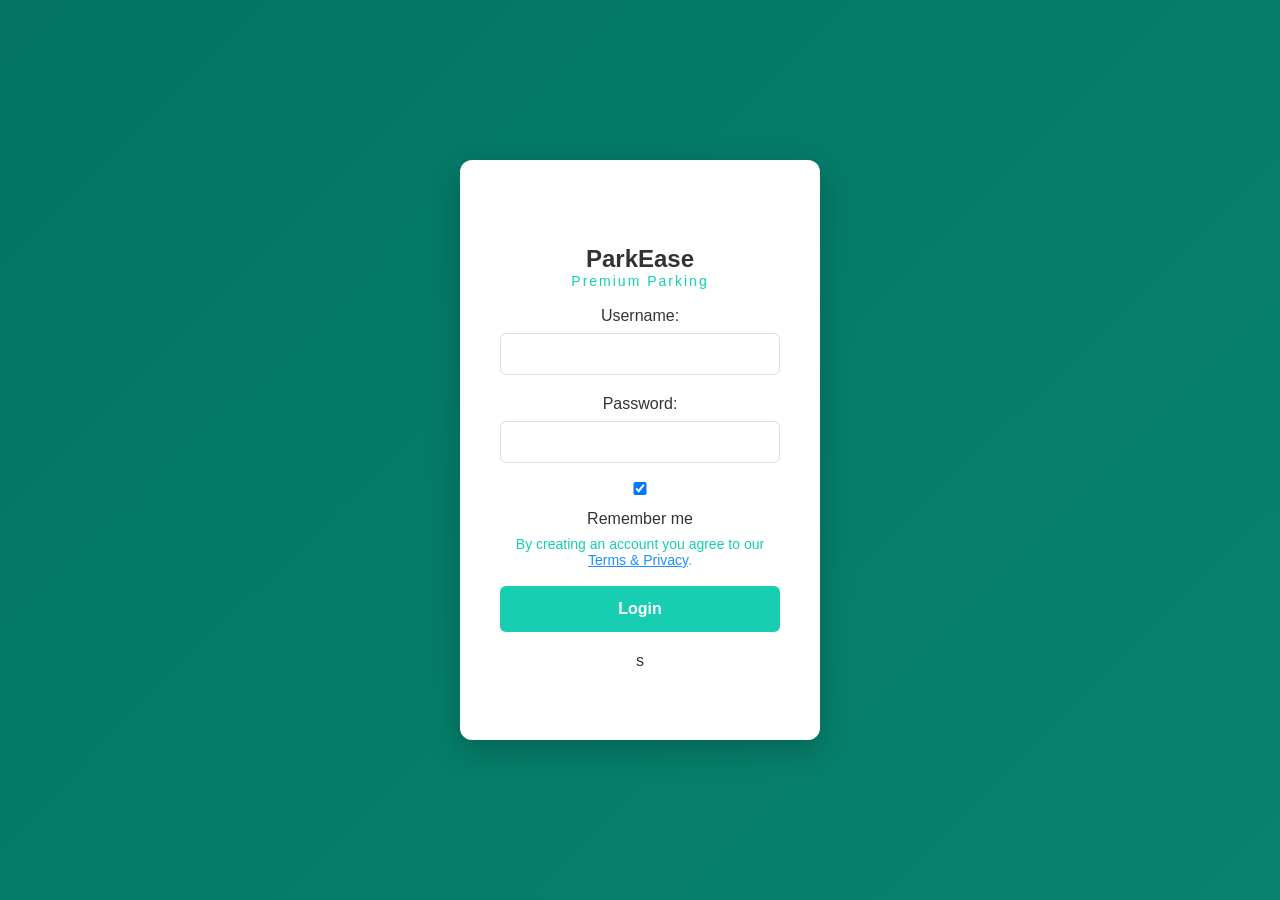
<file: index.html>
<!DOCTYPE html>
<html lang="en">

<head>
    <meta charset="UTF-8">
    <meta name="viewport" content="width=device-width, initial-scale=1.0">
    <title>ParkEase - login</title>
    <link rel="stylesheet" href="style.css">
    <link href="https://fonts.googleapis.com/css2?family=Roboto:wght@400;500;700&display=swap" rel="stylesheet">
</head>

<body class="login-page">
    <div class="login-container">
        <div class="login-card">
            <div class="logo-area">
                <div class="container-fluid">
                    <!-- Logo -->
                    <div class="d-flex align-items-center gap-3">
                        <div class="bg-primary text-white p-3 rounded-3 d-flex align-items-center justify-content-center"
                            style="width: 45px; height: 45px;">
                            <i class="bi bi-car-front-fill fs-3"></i>
                        </div>
                        <div>
                            <h2 class="mb-1 fw-bold fs-2">ParkEase</h2>
                            <p class="mb-0 text-primary small fw-medium text-uppercase" style="letter-spacing: 2px;">
                                Premium Parking</p>
                        </div>

                        <form id="loginForm"><br>
                            <div class="form-group">
                                <label for="username">Username:</label>
                                <input type="text" id="username" name="username" required>
                            </div>
                            <div class="form-group">
                                <label for="password">Password:</label>
                                <input type="password" id="password" name="password" required>
                                <label><br>
                                    <input type="checkbox" checked="checked" name="remember" style="margin-bottom:15px">
                                    Remember me
                                </label>

                                <p>By creating an account you agree to our <a href="terms-and-policy.html" style="color:dodgerblue">Terms &
                                        Privacy</a>.</p><br>

                                <button type="submit" class="btn-primary">Login</button>

                                <div id="loginError" class="error-message"></div>
                        </form>
                    </div>
                </div>
                <script src="js/auth.js"></script>
                <script src="js/validation.js"></script>
</body>
s
</html>
</file>
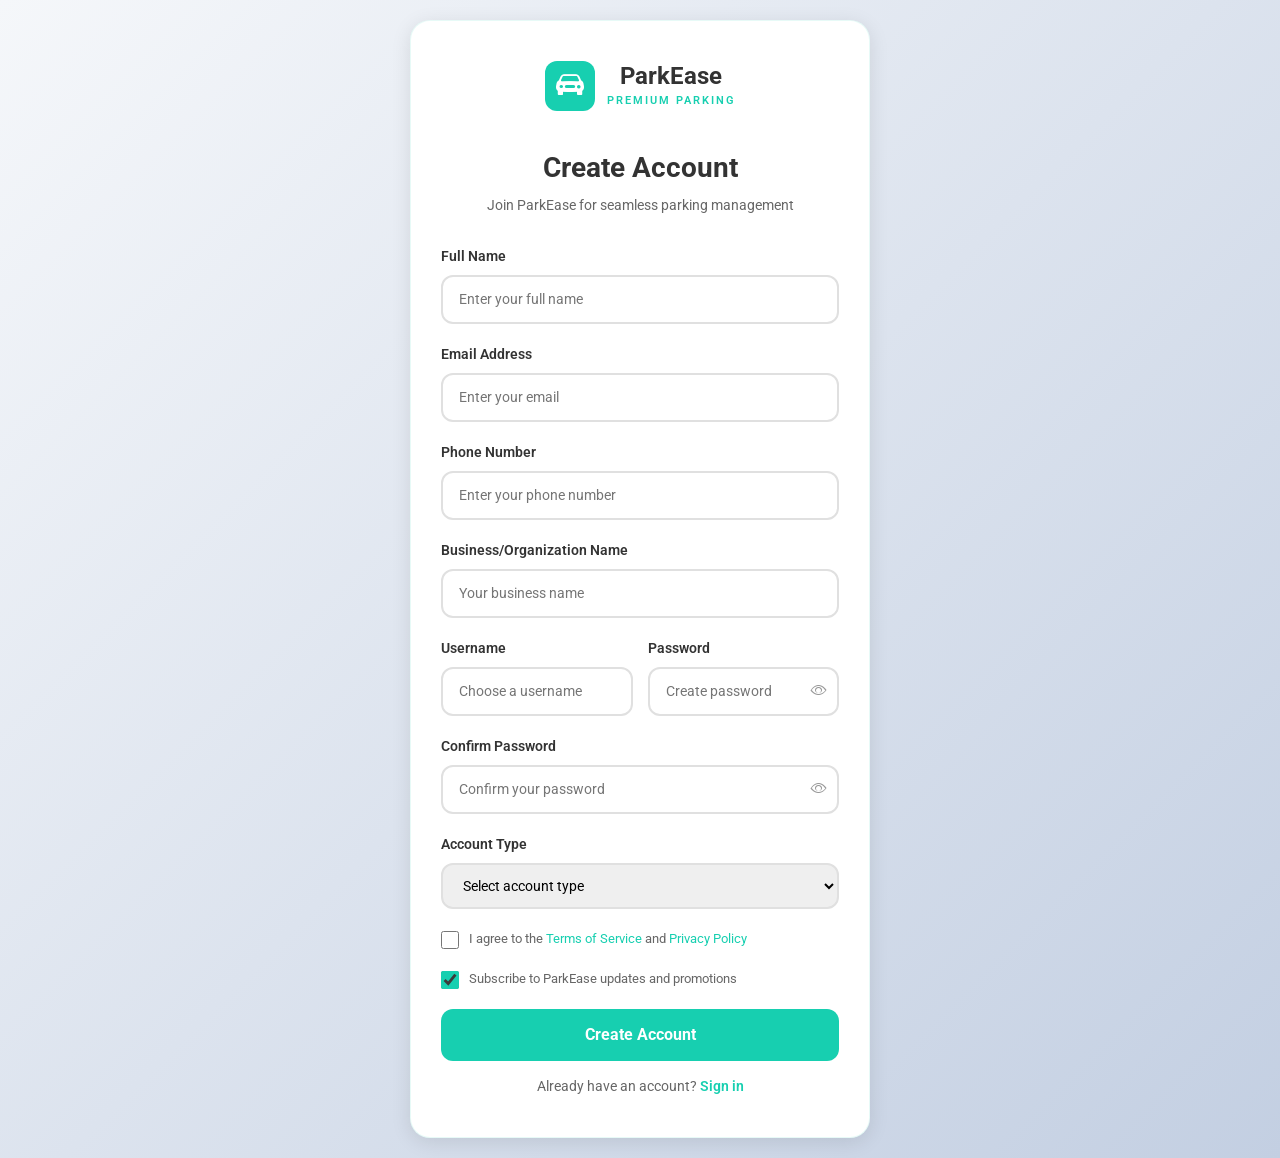
<file: register.html>
<!DOCTYPE html>
<html lang="en">

<head>
    <meta charset="UTF-8">
    <meta name="viewport" content="width=device-width, initial-scale=1.0">
    <title>ParkEase - Sign Up</title>
    <link rel="stylesheet" href="style.css">
    <link href="https://fonts.googleapis.com/css2?family=Roboto:wght@400;500;700&display=swap" rel="stylesheet">
    <link href="https://cdn.jsdelivr.net/npm/bootstrap@5.3.3/dist/css/bootstrap.min.css" rel="stylesheet">
    <link href="https://cdn.jsdelivr.net/npm/bootstrap-icons@1.11.3/font/bootstrap-icons.css" rel="stylesheet">
    <style>
        :root {
            --primary: #17cfb0;
            --shadow: 0 4px 20px rgba(0, 0, 0, 0.1);
        }

        body {
            font-family: 'Roboto', sans-serif;
            background: linear-gradient(135deg, #f5f7fa 0%, #c3cfe2 100%);
            min-height: 100vh;
            display: flex;
            align-items: center;
            justify-content: center;
        }

        .signup-container {
            max-width: 500px;
            width: 100%;
            padding: 20px;
        }

        .signup-card {
            background: white;
            border-radius: 20px;
            box-shadow: var(--shadow);
            padding: 40px 30px;
            border: 1px solid rgba(23, 207, 176, 0.1);
        }

        .logo-section {
            text-align: center;
            margin-bottom: 40px;
        }

        .logo-section .logo {
            display: flex;
            align-items: center;
            justify-content: center;
            gap: 12px;
            margin-bottom: 20px;
        }

        .logo-icon {
            background: var(--primary);
            color: white;
            padding: 12px;
            border-radius: 12px;
            display: flex;
            align-items: center;
            justify-content: center;
            width: 50px;
            height: 50px;
        }

        .logo-text h2 {
            margin: 0;
            font-weight: 700;
            font-size: 24px;
            color: #333;
        }

        .logo-text p {
            margin: 2px 0 0 0;
            color: var(--primary);
            font-size: 11px;
            font-weight: 600;
            letter-spacing: 2px;
            text-transform: uppercase;
        }

        .signup-header {
            text-align: center;
            margin-bottom: 30px;
        }

        .signup-header h1 {
            font-size: 28px;
            font-weight: 700;
            color: #333;
            margin-bottom: 10px;
        }

        .signup-header p {
            color: #666;
            font-size: 14px;
            margin: 0;
        }

        .form-group {
            margin-bottom: 20px;
        }

        .form-group label {
            display: block;
            margin-bottom: 8px;
            font-weight: 600;
            color: #333;
            font-size: 14px;
        }

        .form-group input,
        .form-group select {
            width: 100%;
            padding: 12px 16px;
            border: 2px solid #e0e0e0;
            border-radius: 12px;
            font-size: 14px;
            font-family: 'Roboto', sans-serif;
            transition: all 0.3s ease;
        }

        .form-group input:focus,
        .form-group select:focus {
            outline: none;
            border-color: var(--primary);
            box-shadow: 0 0 0 4px rgba(23, 207, 176, 0.1);
        }

        .form-row {
            display: grid;
            grid-template-columns: 1fr 1fr;
            gap: 15px;
        }

        .form-row.full {
            grid-template-columns: 1fr;
        }

        .password-toggle {
            position: relative;
        }

        .password-toggle .toggle-btn {
            position: absolute;
            right: 12px;
            top: 50%;
            transform: translateY(-50%);
            background: none;
            border: none;
            color: #999;
            cursor: pointer;
            padding: 0;
            font-size: 16px;
        }

        .checkbox-group {
            display: flex;
            align-items: flex-start;
            gap: 10px;
            margin-bottom: 20px;
        }

        .checkbox-group input[type="checkbox"] {
            width: 18px;
            height: 18px;
            margin-top: 2px;
            cursor: pointer;
            accent-color: var(--primary);
        }

        .checkbox-group label {
            margin: 0;
            font-size: 13px;
            color: #666;
            line-height: 1.5;
        }

        .checkbox-group a {
            color: var(--primary);
            text-decoration: none;
        }

        .checkbox-group a:hover {
            text-decoration: underline;
        }

        .signup-btn {
            width: 100%;
            padding: 14px;
            background: var(--primary);
            color: white;
            border: none;
            border-radius: 12px;
            font-size: 16px;
            font-weight: 700;
            cursor: pointer;
            transition: all 0.3s ease;
            margin-bottom: 15px;
        }

        .signup-btn:hover {
            background: #15b89a;
            transform: translateY(-2px);
            box-shadow: 0 8px 20px rgba(23, 207, 176, 0.3);
        }

        .login-link {
            text-align: center;
            color: #666;
            font-size: 14px;
        }

        .login-link a {
            color: var(--primary);
            text-decoration: none;
            font-weight: 600;
        }

        .login-link a:hover {
            text-decoration: underline;
        }

        .error-message {
            color: #dc3545;
            font-size: 12px;
            margin-top: 5px;
            display: none;
        }

        .success-message {
            color: #17a2b8;
            font-size: 12px;
            margin-top: 5px;
            display: none;
        }

        @media (max-width: 600px) {
            .signup-card {
                padding: 30px 20px;
            }

            .form-row {
                grid-template-columns: 1fr;
            }

            .signup-header h1 {
                font-size: 24px;
            }
        }
    </style>
</head>

<body>
    <div class="signup-container">
        <div class="signup-card">
            <!-- Logo Section -->
            <div class="logo-section">
                <div class="logo">
                    <div class="logo-icon">
                        <i class="bi bi-car-front-fill" style="font-size: 28px;"></i>
                    </div>
                    <div class="logo-text">
                        <h2>ParkEase</h2>
                        <p>Premium Parking</p>
                    </div>
                </div>
            </div>

            <!-- Header -->
            <div class="signup-header">
                <h1>Create Account</h1>
                <p>Join ParkEase for seamless parking management</p>
            </div>

            <!-- Registration Form -->
            <form id="signupForm">
                <!-- Full Name -->
                <div class="form-group">
                    <label for="fullname">Full Name</label>
                    <input type="text" id="fullname" name="fullname" placeholder="Enter your full name" required>
                    <div class="error-message" id="fullnameError"></div>
                </div>

                <!-- Email -->
                <div class="form-group">
                    <label for="email">Email Address</label>
                    <input type="email" id="email" name="email" placeholder="Enter your email" required>
                    <div class="error-message" id="emailError"></div>
                </div>

                <!-- Phone Number -->
                <div class="form-group">
                    <label for="phone">Phone Number</label>
                    <input type="tel" id="phone" name="phone" placeholder="Enter your phone number" required>
                    <div class="error-message" id="phoneError"></div>
                </div>

                <!-- Business Name -->
                <div class="form-group">
                    <label for="business">Business/Organization Name</label>
                    <input type="text" id="business" name="business" placeholder="Your business name" required>
                    <div class="error-message" id="businessError"></div>
                </div>

                <!-- Username & Password Row -->
                <div class="form-row">
                    <div class="form-group">
                        <label for="username">Username</label>
                        <input type="text" id="username" name="username" placeholder="Choose a username" required>
                        <div class="error-message" id="usernameError"></div>
                    </div>
                    <div class="form-group">
                        <label for="password">Password</label>
                        <div class="password-toggle">
                            <input type="password" id="password" name="password" placeholder="Create password" required>
                            <button type="button" class="toggle-btn" onclick="togglePassword('password')">
                                <i class="bi bi-eye"></i>
                            </button>
                        </div>
                        <div class="error-message" id="passwordError"></div>
                    </div>
                </div>

                <!-- Confirm Password -->
                <div class="form-group">
                    <label for="confirmPassword">Confirm Password</label>
                    <div class="password-toggle">
                        <input type="password" id="confirmPassword" name="confirmPassword" placeholder="Confirm your password" required>
                        <button type="button" class="toggle-btn" onclick="togglePassword('confirmPassword')">
                            <i class="bi bi-eye"></i>
                        </button>
                    </div>
                    <div class="error-message" id="confirmPasswordError"></div>
                </div>

                <!-- Account Type -->
                <div class="form-group">
                    <label for="accountType">Account Type</label>
                    <select id="accountType" name="accountType" required>
                        <option value="">Select account type</option>
                        <option value="individual">Individual Operator</option>
                        <option value="business">Business/Organization</option>
                        <option value="enterprise">Enterprise</option>
                    </select>
                </div>

                <!-- Terms Checkbox -->
                <div class="checkbox-group">
                    <input type="checkbox" id="terms" name="terms" required>
                    <label for="terms">
                        I agree to the <a href="terms-and-policy.html" target="_blank">Terms of Service</a> and 
                        <a href="terms-and-policy.html" target="_blank">Privacy Policy</a>
                    </label>
                </div>

                <!-- Newsletter Checkbox -->
                <div class="checkbox-group">
                    <input type="checkbox" id="newsletter" name="newsletter" checked>
                    <label for="newsletter">
                        Subscribe to ParkEase updates and promotions
                    </label>
                </div>

                <!-- Sign Up Button -->
                <button type="submit" class="signup-btn">Create Account</button>

                <!-- Login Link -->
                <div class="login-link">
                    Already have an account? <a href="index.html">Sign in</a>
                </div>
            </form>
        </div>
    </div>

    <!-- Bootstrap JS -->
    <script src="https://cdn.jsdelivr.net/npm/bootstrap@5.3.3/dist/js/bootstrap.bundle.min.js"></script>
    <script>
        // Toggle password visibility
        function togglePassword(fieldId) {
            const field = document.getElementById(fieldId);
            const icon = event.target.closest('.toggle-btn').querySelector('i');
            
            if (field.type === 'password') {
                field.type = 'text';
                icon.classList.remove('bi-eye');
                icon.classList.add('bi-eye-slash');
            } else {
                field.type = 'password';
                icon.classList.remove('bi-eye-slash');
                icon.classList.add('bi-eye');
            }
        }

        // Form validation and submission
        document.getElementById('signupForm').addEventListener('submit', function(e) {
            e.preventDefault();
            
            // Clear all error messages
            document.querySelectorAll('.error-message').forEach(el => el.style.display = 'none');
            
            let isValid = true;
            
            // Validate full name
            const fullname = document.getElementById('fullname').value.trim();
            if (fullname.length < 3) {
                document.getElementById('fullnameError').textContent = 'Full name must be at least 3 characters';
                document.getElementById('fullnameError').style.display = 'block';
                isValid = false;
            }
            
            // Validate email
            const email = document.getElementById('email').value.trim();
            const emailRegex = /^[^\s@]+@[^\s@]+\.[^\s@]+$/;
            if (!emailRegex.test(email)) {
                document.getElementById('emailError').textContent = 'Please enter a valid email address';
                document.getElementById('emailError').style.display = 'block';
                isValid = false;
            }
            
            // Validate phone
            const phone = document.getElementById('phone').value.trim();
            if (phone.length < 10) {
                document.getElementById('phoneError').textContent = 'Please enter a valid phone number';
                document.getElementById('phoneError').style.display = 'block';
                isValid = false;
            }
            
            // Validate username
            const username = document.getElementById('username').value.trim();
            if (username.length < 4) {
                document.getElementById('usernameError').textContent = 'Username must be at least 4 characters';
                document.getElementById('usernameError').style.display = 'block';
                isValid = false;
            }
            
            // Validate password
            const password = document.getElementById('password').value;
            if (password.length < 8) {
                document.getElementById('passwordError').textContent = 'Password must be at least 8 characters';
                document.getElementById('passwordError').style.display = 'block';
                isValid = false;
            }
            
            // Validate password match
            const confirmPassword = document.getElementById('confirmPassword').value;
            if (password !== confirmPassword) {
                document.getElementById('confirmPasswordError').textContent = 'Passwords do not match';
                document.getElementById('confirmPasswordError').style.display = 'block';
                isValid = false;
            }
            
            // Check terms agreement
            if (!document.getElementById('terms').checked) {
                alert('Please accept the Terms of Service and Privacy Policy');
                isValid = false;
            }
            
            if (isValid) {
                // Store user data in localStorage (for demo purposes)
                const userData = {
                    fullname: fullname,
                    email: email,
                    phone: phone,
                    business: document.getElementById('business').value.trim(),
                    username: username,
                    password: password,
                    accountType: document.getElementById('accountType').value,
                    createdAt: new Date().toISOString()
                };
                
                localStorage.setItem('parkease_newuser', JSON.stringify(userData));
                
                // Show success message
                alert('Account created successfully! You can now log in.');
                window.location.href = 'index.html';
            }
        });
    </script>
    <script src="js/validation.js"></script>
</body>
</html>
</file>
<file: style.css>
/*reset an base styles*/

* {
    margin: 0;
    padding: 0;
    box-sizing: border-box;
}
body {
    font-family: 'inter', sans-serif;
    background-color: #F5F7FA;
    color: #333;
}
/*login page styles*/
.login-page {
    display: flex;
    justify-content: center;
    align-items: center;
    min-height: 100vh;
     background: linear-gradient(135deg, #037562 0%, #08836e 100%);
}
.login-container {
    width: 100%;
    max-width: 400px;
    padding: 20px;
}
.login-card {
    background-color: white;
    border-radius: 12px;
    padding: 40px;
        box-shadow: 0 10px 30px rgba(0,0,0,0.2);
}
.logo-area {
    text-align: center;
    margin-bottom: 30px;
}
.logo-area h1 {
      color: #04372f;
    font-size: 32px;
    margin-bottom: 5px;
}
.logo-area p {
    color: #17cfb0;
    font-size: 14px;
}

/*form styles*/
.form-group {
    margin-bottom: 20px;
}
.form-group label {
    display: block;
    margin-bottom: 8px;
     font-weight: 500;
    color: #333;
}
.form-group input,
.form-group select {
    width: 100%;
    padding: 12px;
    border: 1px solid #ddd;
    border-radius: 6px;
    font-size: 14px;
    transition: border-color 0.3s; 
}
.form-group input:focus,
.form-group select:focus {
    outline: none;
    border-color: #2E75B6;
}
.btn-primary {
   width: 100%;
    padding: 14px;
    background-color: #17cfb0;
    color: white;
    border: none;
    border-radius: 6px;
    font-size: 16px;
    font-weight: 600;
    cursor: pointer;
    transition: background-color 0.3s;
}
.btn-primary:hover {
    background-color: #2E75B6;
}

.error-message {
    color: #dc3545;
    font-size: 12px;
    margin-top: 5px;
}
/* Dashboard Layout - Add to your CSS */
.app-container {
    display: flex;
    min-height: 100vh;
}

.sidebar {
    width: 260px;
    background-color: #1E3A5F;
    color: white;
    padding: 20px;
}

.main-content {
    flex: 1;
    padding: 24px;
    background-color: #F5F7FA;
}

.stats-row {
    display: grid;
    grid-template-columns: repeat(3, 1fr);
    gap: 20px;
    margin-bottom: 30px;
}

.stat-card {
    background: white;
    border-radius: 10px;
    padding: 20px;
    box-shadow: 0 2px 10px rgba(0,0,0,0.05);
}

/* Responsive Design */
@media (max-width: 768px) {
    .app-container {
        flex-direction: column;
    }
    
    .sidebar {
        width: 100%;
    }
    
    .stats-row {
        grid-template-columns: 1fr;
    }
}
.quick-actions {
    display: flex;
    gap: 15px;
    margin-bottom: 30px;
}

.action-btn {
    padding: 12px 24px;
    border: none;
    border-radius: 6px;
    font-size: 14px;
    font-weight: 600;
    cursor: pointer;
    display: flex;
    align-items: center;
    gap: 8px;
    transition: all 0.3s;
}

.action-btn.primary {
    background-color: #1E3A5F;
    color: white;
}

.action-btn.secondary {
    background-color: #2E75B6;
    color: white;
}

.action-btn.outline {
    background-color: transparent;
    border: 1px solid #1E3A5F;
    color: #1E3A5F;
}

.action-btn:hover {
    transform: translateY(-2px);
    box-shadow: 0 5px 15px rgba(0,0,0,0.1);
}

.data-table {
    width: 100%;
    background: white;
    border-radius: 10px;
    border-collapse: collapse;
    overflow: hidden;
    box-shadow: 0 2px 10px rgba(0,0,0,0.05);
}

.data-table th {
    background-color: #1E3A5F;
    color: white;
    padding: 12px;
    text-align: left;
}

.data-table td {
    padding: 12px;
    border-bottom: 1px solid #eee;
}

.status-badge {
    padding: 4px 8px;
    border-radius: 4px;
    font-size: 12px;
    font-weight: 600;
}

.status-badge.parked {
    background-color: #d4edda;
    color: #155724;
}

.status-badge.signed-out {
    background-color: #e2e3e5;
    color: #383d41;
}

.progress-bar {
    width: 100%;
    height: 6px;
    background-color: #e0e0e0;
    border-radius: 3px;
    margin: 8px 0;
}

.progress {
    height: 100%;
    background-color: #2E75B6;
    border-radius: 3px;
}
</file>
